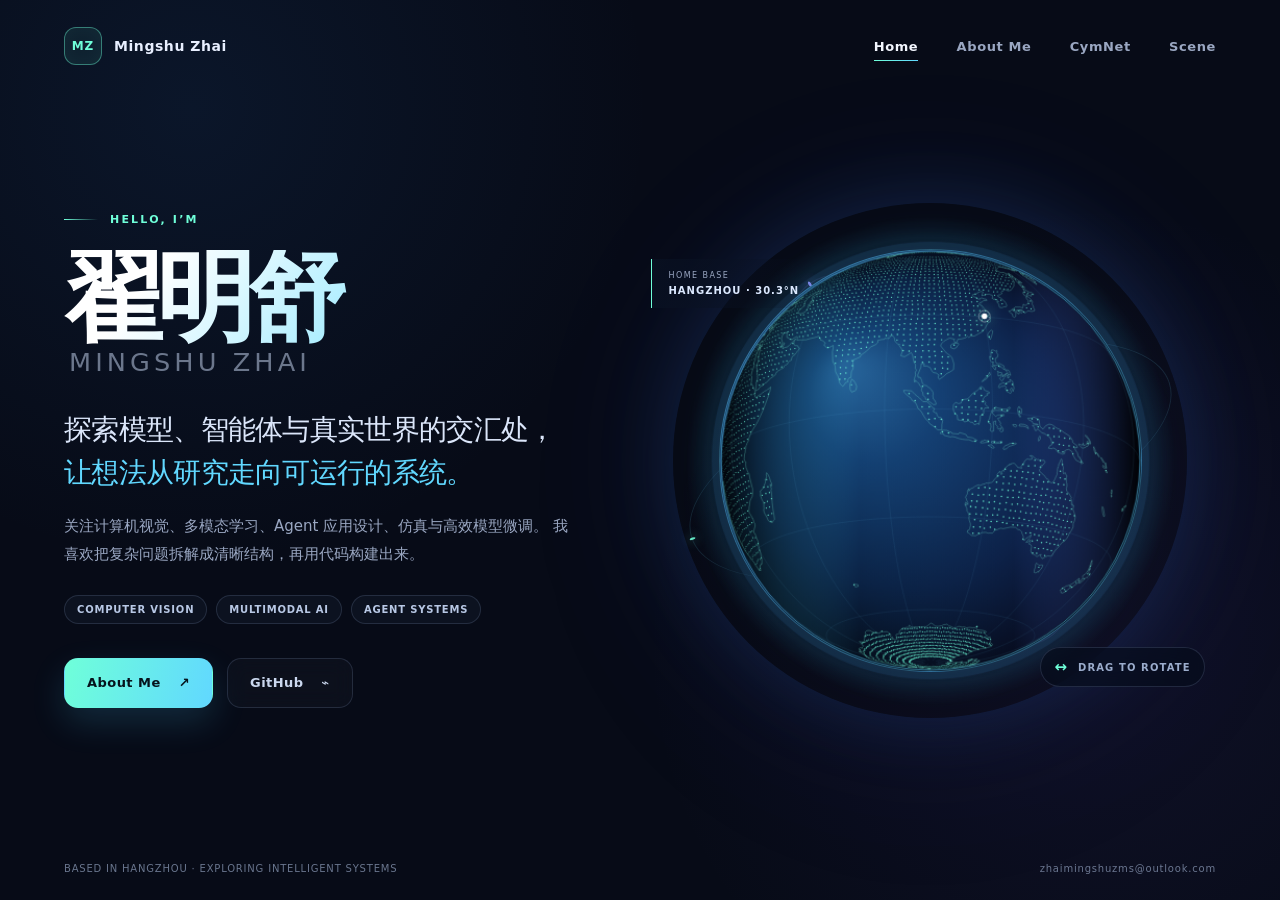
<file: index.html>
<!DOCTYPE html>
<html lang="zh-CN">
<head>
    <meta charset="UTF-8">
    <meta name="viewport" content="width=device-width, initial-scale=1.0">
    <meta name="description" content="翟明舒的个人主页，关注计算机视觉、多模态学习、智能体应用与 AI 系统。">
    <meta name="theme-color" content="#070b17">
    <title>翟明舒 · Mingshu Zhai</title>
    <link rel="stylesheet" href="/assets/site.css">
    <script src="/assets/land-data.js" defer></script>
    <script src="/assets/globe.js" defer></script>
</head>
<body class="home-page">
    <div class="ambient ambient-one" aria-hidden="true"></div>
    <div class="ambient ambient-two" aria-hidden="true"></div>

    <header class="site-header">
        <a class="brand" href="/" aria-label="回到首页">
            <span class="brand-mark">MZ</span>
            <span class="brand-name">Mingshu Zhai</span>
        </a>
        <nav class="site-nav" aria-label="主导航">
            <a class="active" href="/">Home</a>
            <a href="/about/">About Me</a>
            <a href="/CymNet/homepage.html" target="_blank" rel="noopener">CymNet</a>
            <a href="/browser/base.html" target="_blank" rel="noopener">Scene</a>
        </nav>
    </header>

    <main class="home-main">
        <section class="hero-copy" aria-labelledby="hero-title">
            <p class="eyebrow"><span></span>Hello, I’m</p>
            <h1 id="hero-title">
                <span class="name-cn">翟明舒</span>
                <span class="name-en">Mingshu Zhai</span>
            </h1>
            <p class="hero-lead">
                探索模型、智能体与真实世界的交汇处，
                <span>让想法从研究走向可运行的系统。</span>
            </p>
            <p class="hero-description">
                关注计算机视觉、多模态学习、Agent 应用设计、仿真与高效模型微调。
                我喜欢把复杂问题拆解成清晰结构，再用代码构建出来。
            </p>
            <div class="topic-row" aria-label="研究兴趣">
                <span>Computer Vision</span>
                <span>Multimodal AI</span>
                <span>Agent Systems</span>
            </div>
            <div class="hero-actions">
                <a class="button button-primary" href="/about/">
                    About Me
                    <span aria-hidden="true">↗</span>
                </a>
                <a class="button button-secondary" href="https://github.com/zhaimingshuzms" target="_blank" rel="noopener">
                    GitHub
                    <span aria-hidden="true">⌁</span>
                </a>
            </div>
        </section>

        <section class="globe-stage" aria-label="交互式三维地球">
            <div class="globe-orbit orbit-one" aria-hidden="true"></div>
            <div class="globe-orbit orbit-two" aria-hidden="true"></div>
            <div class="globe-shell">
                <canvas
                    id="globe"
                    class="globe-canvas"
                    tabindex="0"
                    role="img"
                    aria-label="可拖动旋转的三维地球。使用鼠标或触摸拖动，也可使用方向键旋转。"
                ></canvas>
                <div class="globe-fallback" aria-hidden="true"></div>
            </div>
            <div class="globe-hint">
                <span class="drag-icon" aria-hidden="true">↔</span>
                Drag to rotate
            </div>
            <div class="coordinate-card" aria-hidden="true">
                <span>HOME BASE</span>
                <strong>HANGZHOU · 30.3°N</strong>
            </div>
        </section>
    </main>

    <footer class="home-footer">
        <p>Based in Hangzhou · Exploring intelligent systems</p>
        <a href="mailto:zhaimingshuzms@outlook.com">zhaimingshuzms@outlook.com</a>
    </footer>
</body>
</html>
</file>
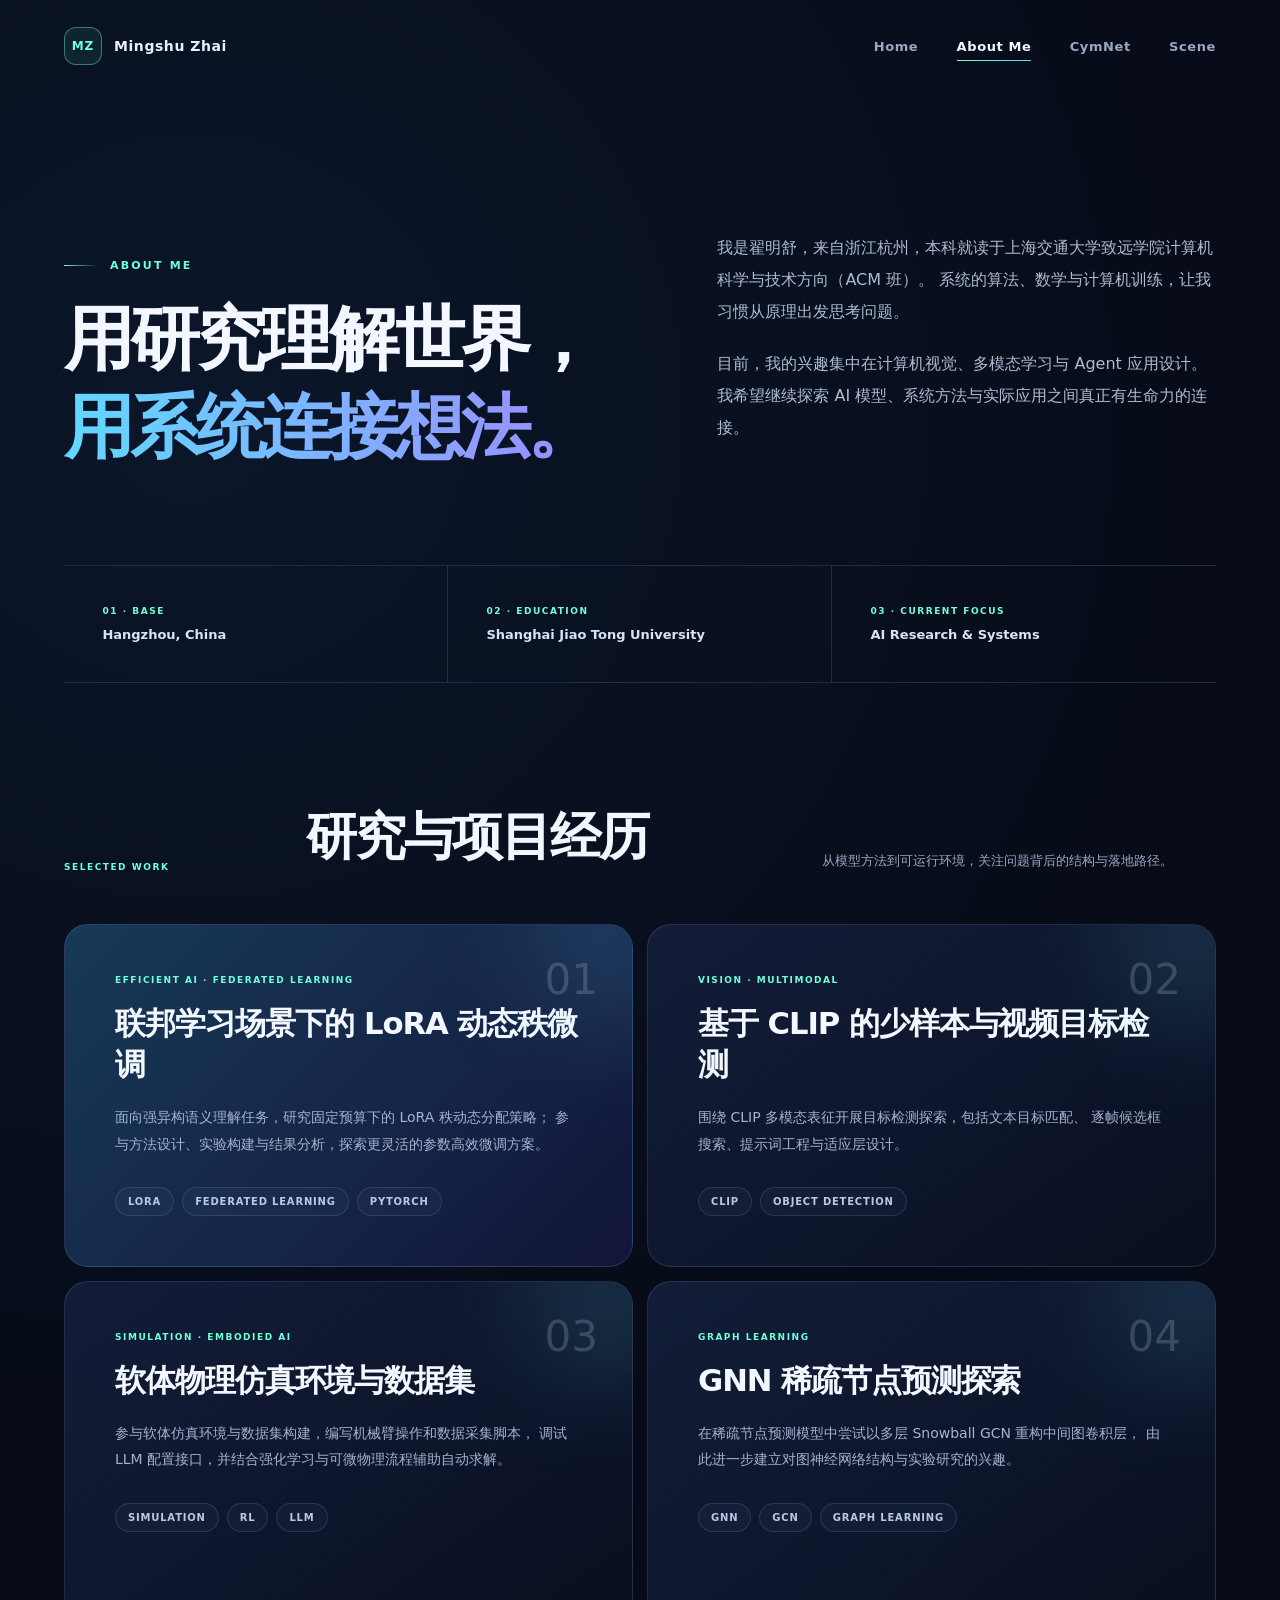
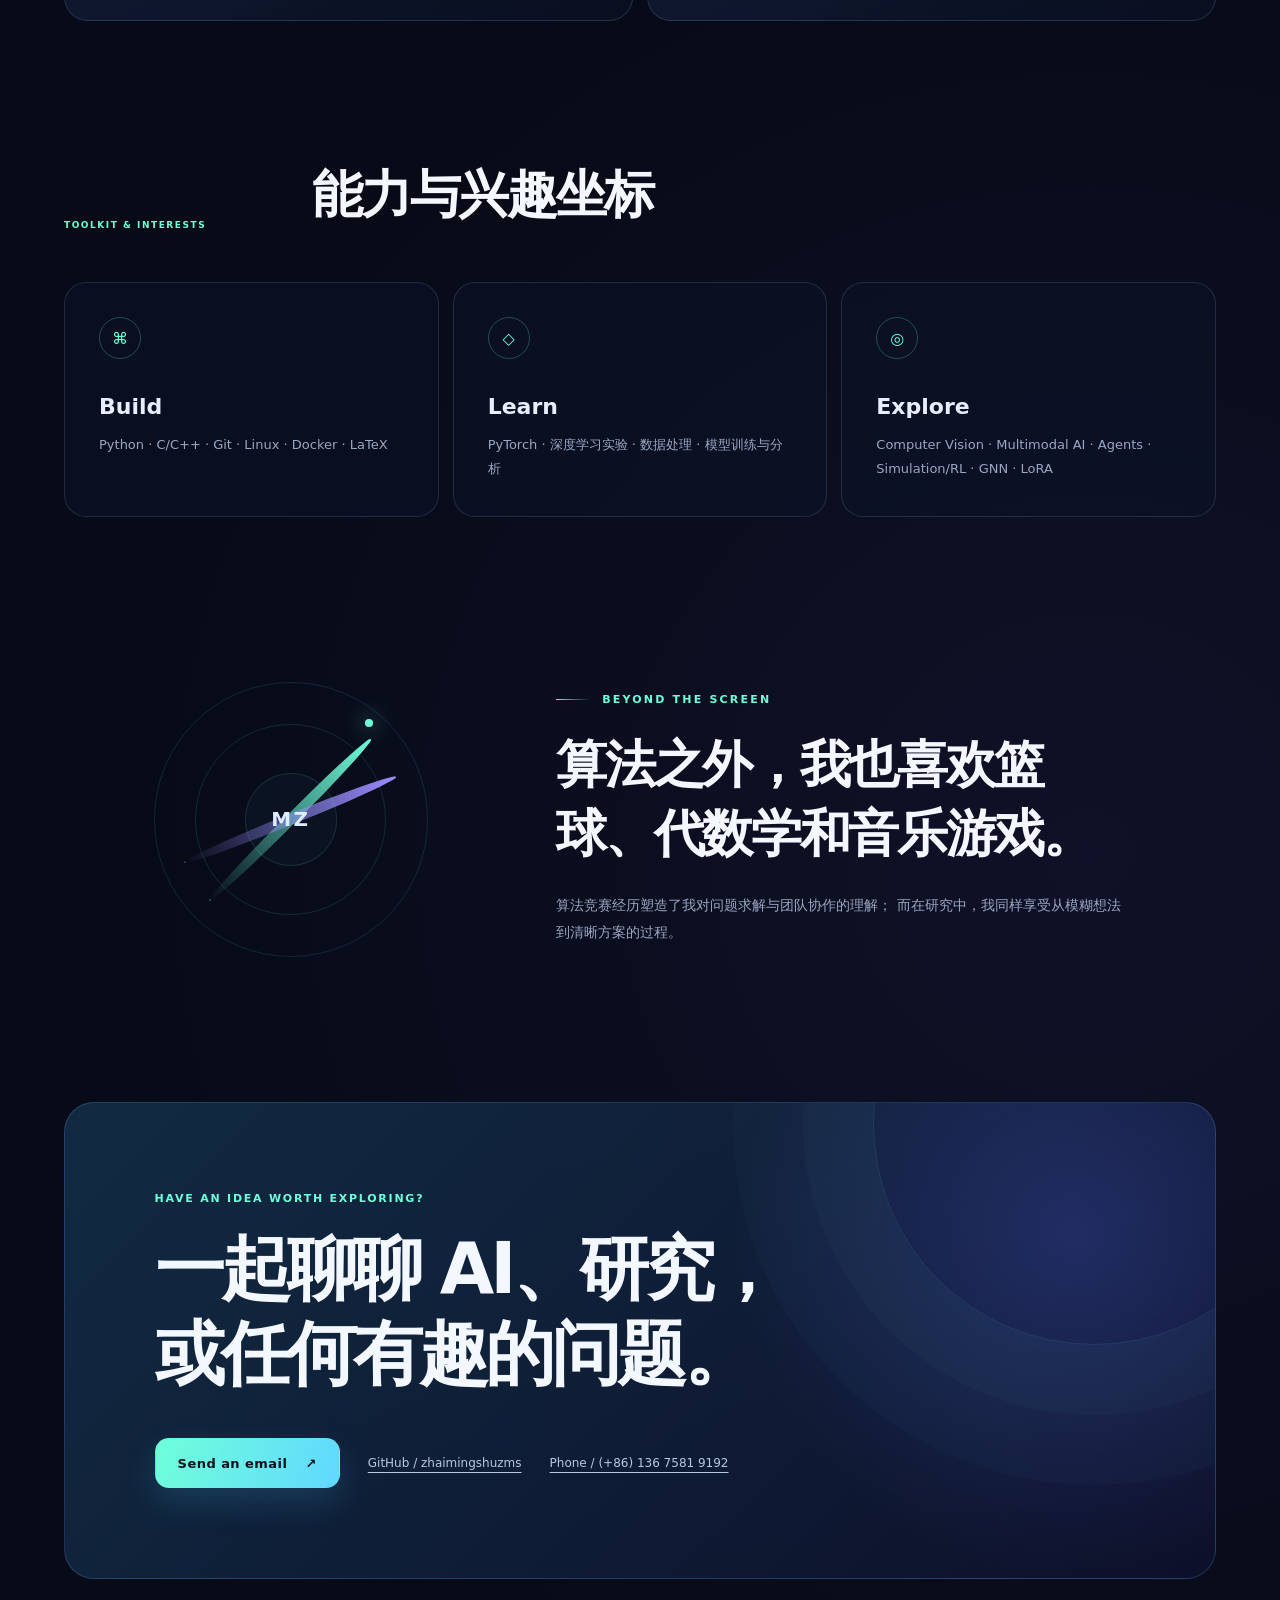
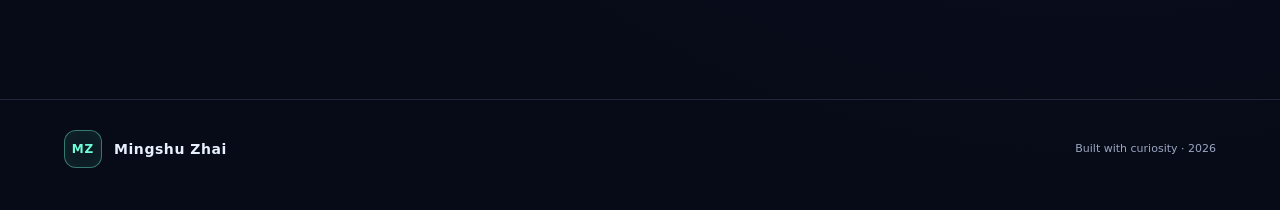
<file: about/index.html>
<!DOCTYPE html>
<html lang="zh-CN">
<head>
    <meta charset="UTF-8">
    <meta name="viewport" content="width=device-width, initial-scale=1.0">
    <meta name="description" content="关于翟明舒：教育背景、研究兴趣、项目经历与技术能力。">
    <meta name="theme-color" content="#070b17">
    <title>About Me · 翟明舒</title>
    <link rel="stylesheet" href="/assets/site.css">
</head>
<body class="about-page">
    <div class="ambient ambient-one" aria-hidden="true"></div>
    <div class="ambient ambient-three" aria-hidden="true"></div>

    <header class="site-header">
        <a class="brand" href="/" aria-label="回到首页">
            <span class="brand-mark">MZ</span>
            <span class="brand-name">Mingshu Zhai</span>
        </a>
        <nav class="site-nav" aria-label="主导航">
            <a href="/">Home</a>
            <a class="active" href="/about/">About Me</a>
            <a href="/CymNet/homepage.html" target="_blank" rel="noopener">CymNet</a>
            <a href="/browser/base.html" target="_blank" rel="noopener">Scene</a>
        </nav>
    </header>

    <main class="about-main">
        <section class="about-hero">
            <div>
                <p class="eyebrow"><span></span>About me</p>
                <h1>用研究理解世界，<br><em>用系统连接想法。</em></h1>
            </div>
            <div class="about-intro">
                <p>
                    我是翟明舒，来自浙江杭州，本科就读于上海交通大学致远学院计算机科学与技术方向（ACM 班）。
                    系统的算法、数学与计算机训练，让我习惯从原理出发思考问题。
                </p>
                <p>
                    目前，我的兴趣集中在计算机视觉、多模态学习与 Agent 应用设计。
                    我希望继续探索 AI 模型、系统方法与实际应用之间真正有生命力的连接。
                </p>
            </div>
        </section>

        <section class="signal-strip" aria-label="个人概览">
            <div>
                <span>01 · BASE</span>
                <strong>Hangzhou, China</strong>
            </div>
            <div>
                <span>02 · EDUCATION</span>
                <strong>Shanghai Jiao Tong University</strong>
            </div>
            <div>
                <span>03 · CURRENT FOCUS</span>
                <strong>AI Research & Systems</strong>
            </div>
        </section>

        <section class="content-section" aria-labelledby="project-title">
            <div class="section-heading">
                <p>Selected work</p>
                <h2 id="project-title">研究与项目经历</h2>
                <span>从模型方法到可运行环境，关注问题背后的结构与落地路径。</span>
            </div>
            <div class="project-grid">
                <article class="project-card project-featured">
                    <div class="project-number">01</div>
                    <p class="project-kicker">Efficient AI · Federated Learning</p>
                    <h3>联邦学习场景下的 LoRA 动态秩微调</h3>
                    <p>
                        面向强异构语义理解任务，研究固定预算下的 LoRA 秩动态分配策略；
                        参与方法设计、实验构建与结果分析，探索更灵活的参数高效微调方案。
                    </p>
                    <div class="card-tags">
                        <span>LoRA</span><span>Federated Learning</span><span>PyTorch</span>
                    </div>
                </article>

                <article class="project-card">
                    <div class="project-number">02</div>
                    <p class="project-kicker">Vision · Multimodal</p>
                    <h3>基于 CLIP 的少样本与视频目标检测</h3>
                    <p>
                        围绕 CLIP 多模态表征开展目标检测探索，包括文本目标匹配、
                        逐帧候选框搜索、提示词工程与适应层设计。
                    </p>
                    <div class="card-tags">
                        <span>CLIP</span><span>Object Detection</span>
                    </div>
                </article>

                <article class="project-card">
                    <div class="project-number">03</div>
                    <p class="project-kicker">Simulation · Embodied AI</p>
                    <h3>软体物理仿真环境与数据集</h3>
                    <p>
                        参与软体仿真环境与数据集构建，编写机械臂操作和数据采集脚本，
                        调试 LLM 配置接口，并结合强化学习与可微物理流程辅助自动求解。
                    </p>
                    <div class="card-tags">
                        <span>Simulation</span><span>RL</span><span>LLM</span>
                    </div>
                </article>

                <article class="project-card">
                    <div class="project-number">04</div>
                    <p class="project-kicker">Graph Learning</p>
                    <h3>GNN 稀疏节点预测探索</h3>
                    <p>
                        在稀疏节点预测模型中尝试以多层 Snowball GCN 重构中间图卷积层，
                        由此进一步建立对图神经网络结构与实验研究的兴趣。
                    </p>
                    <div class="card-tags">
                        <span>GNN</span><span>GCN</span><span>Graph Learning</span>
                    </div>
                </article>
            </div>
        </section>

        <section class="content-section toolkit-section" aria-labelledby="toolkit-title">
            <div class="section-heading">
                <p>Toolkit & interests</p>
                <h2 id="toolkit-title">能力与兴趣坐标</h2>
            </div>
            <div class="toolkit-grid">
                <article>
                    <span class="toolkit-icon" aria-hidden="true">⌘</span>
                    <h3>Build</h3>
                    <p>Python · C/C++ · Git · Linux · Docker · LaTeX</p>
                </article>
                <article>
                    <span class="toolkit-icon" aria-hidden="true">◇</span>
                    <h3>Learn</h3>
                    <p>PyTorch · 深度学习实验 · 数据处理 · 模型训练与分析</p>
                </article>
                <article>
                    <span class="toolkit-icon" aria-hidden="true">◎</span>
                    <h3>Explore</h3>
                    <p>Computer Vision · Multimodal AI · Agents · Simulation/RL · GNN · LoRA</p>
                </article>
            </div>
        </section>

        <section class="offscreen-section">
            <div class="orbit-emblem" aria-hidden="true">
                <span></span><span></span><span></span>
                <strong>MZ</strong>
            </div>
            <div>
                <p class="eyebrow"><span></span>Beyond the screen</p>
                <h2>算法之外，我也喜欢篮球、代数学和音乐游戏。</h2>
                <p>
                    算法竞赛经历塑造了我对问题求解与团队协作的理解；
                    而在研究中，我同样享受从模糊想法到清晰方案的过程。
                </p>
            </div>
        </section>

        <section class="contact-panel">
            <p>Have an idea worth exploring?</p>
            <h2>一起聊聊 AI、研究，<br>或任何有趣的问题。</h2>
            <div>
                <a class="button button-primary" href="mailto:zhaimingshuzms@outlook.com">
                    Send an email <span aria-hidden="true">↗</span>
                </a>
                <a class="text-link" href="https://github.com/zhaimingshuzms" target="_blank" rel="noopener">
                    GitHub / zhaimingshuzms
                </a>
                <a class="text-link" href="tel:+8613675819192">
                    Phone / (+86) 136 7581 9192
                </a>
            </div>
        </section>
    </main>

    <footer class="about-footer">
        <a class="brand" href="/">
            <span class="brand-mark">MZ</span>
            <span class="brand-name">Mingshu Zhai</span>
        </a>
        <p>Built with curiosity · <span id="year">2026</span></p>
    </footer>

    <script>
        document.getElementById('year').textContent = new Date().getFullYear();
    </script>
</body>
</html>
</file>
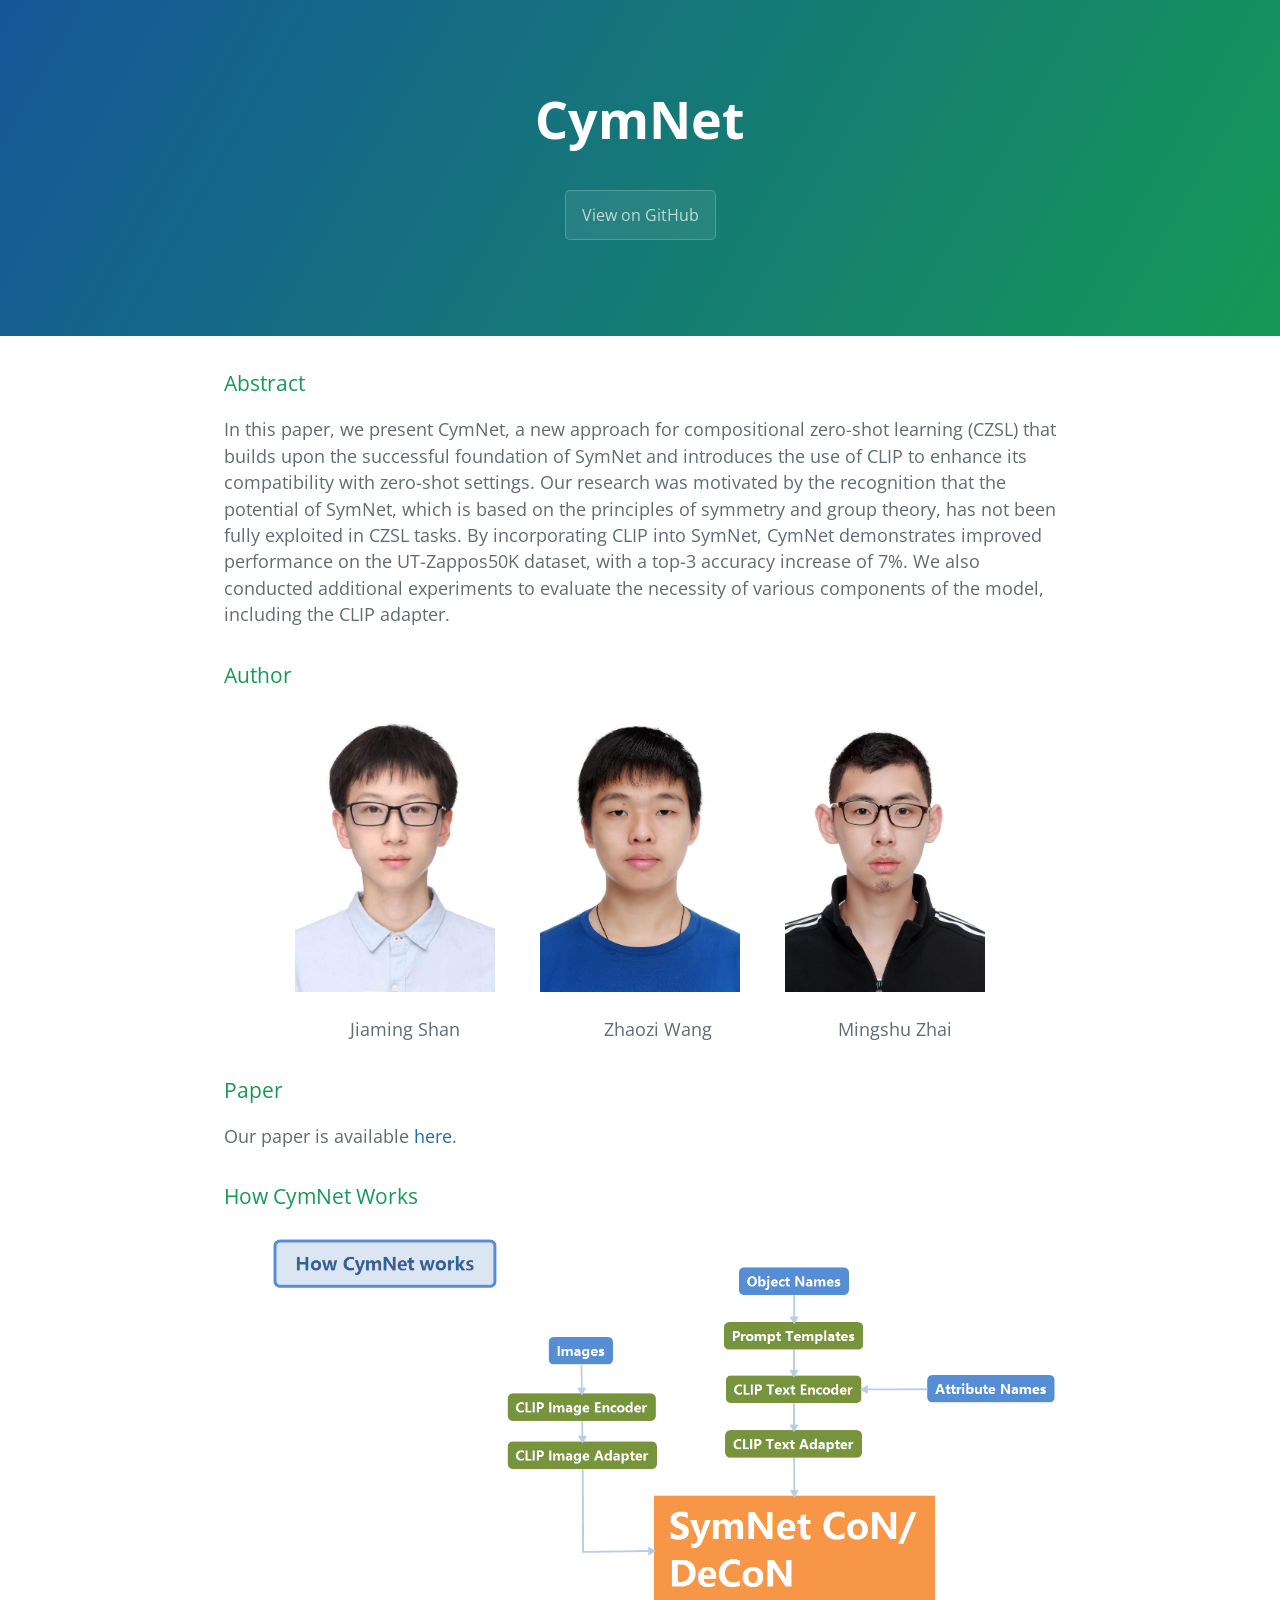
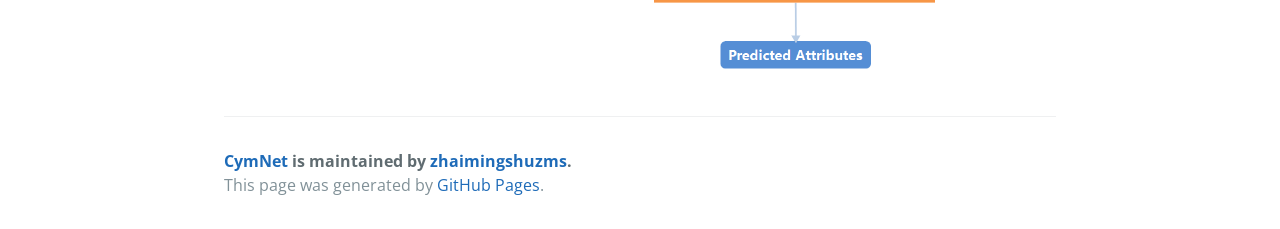
<file: CymNet/homepage.html>
<!DOCTYPE html>
<html lang="en-US">
  <head>
    <meta charset="UTF-8">

<!-- Begin Jekyll SEO tag v2.6.1 -->
<title>Abstract | CymNet</title>
<meta name="generator" content="Jekyll v3.8.5" />
<meta property="og:title" content="Abstract" />
<meta property="og:locale" content="en_US" />
<link rel="canonical" href="https://zhaimingshuzms.github.io/CymNet/" />
<meta property="og:url" content="https://zhaimingshuzms.github.io/CymNet/" />
<meta property="og:site_name" content="CymNet" />
<script type="application/ld+json">
{"@type":"WebSite","url":"https://zhaimingshuzms.github.io/CymNet/","headline":"Abstract","name":"CymNet","@context":"https://schema.org"}</script>
<!-- End Jekyll SEO tag -->

    <meta name="viewport" content="width=device-width, initial-scale=1">
    <meta name="theme-color" content="#157878">
    <link rel="stylesheet" href="/CymNet/assets/css/style.css?v=5a9586a7faaedd7c7a00f0c0878fef71d949a19f">
  </head>
  <body>
    <section class="page-header">
      <h1 class="project-name">CymNet</h1>
      <h2 class="project-tagline"></h2>
      <a href="https://github.com/zhaimingshuzms/Symnet/tree/master" class="btn">View on GitHub</a>
      
    </section>

    <section class="main-content">
      <h3 id="abstract">Abstract</h3>
<p>In this paper, we present CymNet, a new approach for compositional zero-shot learning (CZSL) that builds upon the successful foundation of SymNet and introduces the use of CLIP to enhance its compatibility with zero-shot settings. Our research was motivated by the recognition that the potential of SymNet, which is based on the principles of symmetry and group theory, has not been fully exploited in CZSL tasks. By incorporating CLIP into SymNet, CymNet demonstrates improved performance on the UT-Zappos50K dataset, with a top-3 accuracy increase of 7%. We also conducted additional experiments to evaluate the necessity of various components of the model, including the CLIP adapter.</p>

<h3 id="author">Author</h3>

<center class="half">
    <img style="margin: 0px 20px;" src="sjm.jpg" width="200" />
    <img style="margin: 0px 20px;" src="wzz.jpg" width="200" />
    <img style="margin: 0px 20px;" src="zms.jpg" width="200" />
</center>
<p>　　　　　　　Jiaming Shan　　　　　　　　Zhaozi Wang　　　　　　　Mingshu Zhai</p>

<h3 id="paper">Paper</h3>
<p>Our paper is available <a href="https://github.com/zhaimingshuzms/zhaimingshuzms.github.io/blob/main/CymNet/CymNet.pdf">here</a>.</p>
<h3 id="how-cymnet-works">How CymNet Works</h3>
<p><img style="margin: 0px 40px;" src="How CymNet works.png" width="800" /></p>



      <footer class="site-footer">
        
          <span class="site-footer-owner"><a href="https://github.com/zhaimingshuzms/CymNet">CymNet</a> is maintained by <a href="https://github.com/zhaimingshuzms">zhaimingshuzms</a>.</span>
        
        <span class="site-footer-credits">This page was generated by <a href="https://pages.github.com">GitHub Pages</a>.</span>
      </footer>
    </section>

    
  </body>
</html>
</file>
<file: assets/site.css>
:root {
    --bg: #070b17;
    --bg-soft: #0d1327;
    --panel: rgba(14, 22, 43, 0.66);
    --panel-strong: rgba(16, 25, 48, 0.88);
    --line: rgba(159, 185, 233, 0.16);
    --text: #f3f7ff;
    --muted: #9aa7c2;
    --blue: #61d8ff;
    --cyan: #6fffd9;
    --violet: #9b8cff;
    --header-height: 92px;
    --page-pad: clamp(24px, 5vw, 82px);
}

* {
    box-sizing: border-box;
}

html {
    scroll-behavior: smooth;
    background: var(--bg);
}

body {
    margin: 0;
    min-height: 100vh;
    overflow-x: hidden;
    color: var(--text);
    background:
        radial-gradient(circle at 15% 12%, rgba(37, 97, 170, 0.13), transparent 34%),
        radial-gradient(circle at 85% 72%, rgba(94, 70, 190, 0.1), transparent 35%),
        var(--bg);
    font-family: Inter, "SF Pro Display", "Noto Sans SC", "Microsoft YaHei", system-ui, sans-serif;
    -webkit-font-smoothing: antialiased;
}

body::before {
    position: fixed;
    inset: 0;
    z-index: -2;
    pointer-events: none;
    content: "";
    opacity: 0.28;
    background-image:
        radial-gradient(circle at 18% 34%, rgba(255,255,255,.75) 0 1px, transparent 1.2px),
        radial-gradient(circle at 72% 20%, rgba(113,221,255,.85) 0 1px, transparent 1.2px),
        radial-gradient(circle at 88% 62%, rgba(255,255,255,.65) 0 1px, transparent 1.2px),
        radial-gradient(circle at 45% 86%, rgba(159,140,255,.75) 0 1px, transparent 1.2px);
    background-size: 240px 240px, 310px 310px, 270px 270px, 360px 360px;
}

a {
    color: inherit;
}

::selection {
    color: #061019;
    background: var(--cyan);
}

.ambient {
    position: fixed;
    z-index: -1;
    width: 40vw;
    height: 40vw;
    border-radius: 999px;
    filter: blur(90px);
    pointer-events: none;
    opacity: 0.13;
}

.ambient-one {
    top: -22vw;
    right: -9vw;
    background: #3766ff;
}

.ambient-two {
    bottom: -24vw;
    left: 20vw;
    background: #7c4dff;
}

.ambient-three {
    top: 42vh;
    left: -25vw;
    background: #00cfa8;
}

.site-header {
    position: relative;
    z-index: 20;
    display: flex;
    min-height: var(--header-height);
    align-items: center;
    justify-content: space-between;
    gap: 28px;
    padding: 20px var(--page-pad);
}

.brand {
    display: inline-flex;
    align-items: center;
    gap: 12px;
    text-decoration: none;
}

.brand-mark {
    display: grid;
    width: 38px;
    height: 38px;
    place-items: center;
    border: 1px solid rgba(111, 255, 217, 0.42);
    border-radius: 12px;
    color: var(--cyan);
    background: rgba(111, 255, 217, 0.06);
    box-shadow: inset 0 0 22px rgba(111, 255, 217, 0.05);
    font-size: 12px;
    font-weight: 800;
    letter-spacing: .08em;
}

.brand-name {
    color: #e8efff;
    font-size: 14px;
    font-weight: 640;
    letter-spacing: .04em;
}

.site-nav {
    display: flex;
    align-items: center;
    gap: clamp(18px, 3vw, 42px);
}

.site-nav a {
    position: relative;
    padding: 10px 0;
    color: var(--muted);
    text-decoration: none;
    font-size: 13px;
    font-weight: 560;
    letter-spacing: .045em;
    transition: color .25s ease;
}

.site-nav a::after {
    position: absolute;
    right: 0;
    bottom: 3px;
    left: 0;
    height: 1px;
    content: "";
    background: linear-gradient(90deg, var(--cyan), var(--blue));
    transform: scaleX(0);
    transform-origin: right;
    transition: transform .25s ease;
}

.site-nav a:hover,
.site-nav a:focus-visible,
.site-nav a.active {
    color: var(--text);
}

.site-nav a:hover::after,
.site-nav a:focus-visible::after,
.site-nav a.active::after {
    transform: scaleX(1);
    transform-origin: left;
}

.home-page {
    display: flex;
    min-height: 100svh;
    flex-direction: column;
}

.home-main {
    display: grid;
    width: 100%;
    max-width: 1600px;
    flex: 1;
    grid-template-columns: minmax(0, 0.95fr) minmax(410px, 1.05fr);
    align-items: center;
    gap: clamp(28px, 5vw, 90px);
    margin: 0 auto;
    padding: 22px var(--page-pad) 38px;
}

.hero-copy {
    position: relative;
    z-index: 3;
    max-width: 720px;
    animation: rise-in .9s cubic-bezier(.2,.75,.2,1) both;
}

.eyebrow {
    display: flex;
    align-items: center;
    gap: 12px;
    margin: 0 0 24px;
    color: var(--cyan);
    font-size: 11px;
    font-weight: 760;
    letter-spacing: .2em;
    text-transform: uppercase;
}

.eyebrow > span {
    width: 34px;
    height: 1px;
    background: linear-gradient(90deg, var(--cyan), transparent);
}

.hero-copy h1 {
    display: flex;
    flex-direction: column;
    gap: 5px;
    margin: 0;
    line-height: .96;
}

.name-cn {
    font-size: clamp(60px, 7.7vw, 118px);
    font-weight: 760;
    letter-spacing: -.07em;
    background: linear-gradient(128deg, #ffffff 18%, #aeeeff 56%, #9b8cff 96%);
    -webkit-background-clip: text;
    background-clip: text;
    color: transparent;
}

.name-en {
    margin-left: 5px;
    color: rgba(197, 211, 238, .53);
    font-size: clamp(18px, 2vw, 29px);
    font-weight: 530;
    letter-spacing: .16em;
    text-transform: uppercase;
}

.hero-lead {
    max-width: 620px;
    margin: 34px 0 0;
    color: #dbe6fa;
    font-size: clamp(21px, 2.15vw, 32px);
    font-weight: 530;
    line-height: 1.55;
    letter-spacing: -.025em;
}

.hero-lead span {
    color: var(--blue);
}

.hero-description {
    max-width: 600px;
    margin: 18px 0 0;
    color: var(--muted);
    font-size: 15px;
    line-height: 1.9;
}

.topic-row {
    display: flex;
    flex-wrap: wrap;
    gap: 9px;
    margin-top: 26px;
}

.topic-row span,
.card-tags span {
    padding: 8px 12px;
    border: 1px solid var(--line);
    border-radius: 999px;
    color: #b8c8e5;
    background: rgba(145, 177, 232, .045);
    font-size: 10px;
    font-weight: 650;
    letter-spacing: .08em;
    text-transform: uppercase;
}

.hero-actions {
    display: flex;
    flex-wrap: wrap;
    gap: 14px;
    margin-top: 34px;
}

.button {
    display: inline-flex;
    min-height: 50px;
    align-items: center;
    justify-content: center;
    gap: 18px;
    padding: 0 22px;
    border: 1px solid transparent;
    border-radius: 14px;
    text-decoration: none;
    font-size: 13px;
    font-weight: 700;
    letter-spacing: .035em;
    transition: transform .25s ease, border-color .25s ease, box-shadow .25s ease, background .25s ease;
}

.button:hover,
.button:focus-visible {
    transform: translateY(-3px);
}

.button-primary {
    color: #06131c;
    background: linear-gradient(105deg, var(--cyan), var(--blue));
    box-shadow: 0 14px 34px rgba(74, 206, 255, .16);
}

.button-primary:hover,
.button-primary:focus-visible {
    box-shadow: 0 18px 42px rgba(74, 206, 255, .26);
}

.button-secondary {
    border-color: var(--line);
    color: #cbd8ef;
    background: rgba(255, 255, 255, .025);
    backdrop-filter: blur(10px);
}

.button-secondary:hover,
.button-secondary:focus-visible {
    border-color: rgba(111, 255, 217, .42);
    background: rgba(111, 255, 217, .055);
}

.globe-stage {
    position: relative;
    display: grid;
    min-height: min(650px, 70vh);
    place-items: center;
    animation: globe-in 1.15s .08s cubic-bezier(.2,.75,.2,1) both;
}

.globe-shell {
    position: relative;
    z-index: 2;
    width: min(100%, 620px);
    aspect-ratio: 1;
    border-radius: 50%;
    filter: drop-shadow(0 35px 55px rgba(0,0,0,.34));
}

.globe-shell::after {
    position: absolute;
    inset: 5%;
    z-index: -2;
    border-radius: 50%;
    content: "";
    box-shadow:
        0 0 80px rgba(60, 155, 255, .16),
        0 0 160px rgba(92, 87, 255, .1);
}

.globe-canvas {
    position: absolute;
    z-index: 2;
    inset: 0;
    width: 100%;
    height: 100%;
    border-radius: 50%;
    cursor: grab;
    touch-action: none;
    outline: none;
}

.globe-canvas:active {
    cursor: grabbing;
}

.globe-canvas:focus-visible {
    box-shadow: 0 0 0 2px var(--cyan), 0 0 45px rgba(111, 255, 217, .22);
}

.globe-fallback {
    position: absolute;
    inset: 13%;
    border: 1px solid rgba(103, 224, 255, .3);
    border-radius: 50%;
    background:
        radial-gradient(circle at 33% 28%, rgba(165, 247, 255, .26), transparent 10%),
        radial-gradient(circle at 66% 70%, rgba(88, 88, 205, .32), transparent 32%),
        radial-gradient(circle at 32% 32%, #244f7f, #0b1b38 58%, #050815 75%);
    box-shadow: inset -38px -28px 72px rgba(0,0,0,.65), 0 0 42px rgba(63, 182, 255, .15);
}

.globe-orbit {
    position: absolute;
    z-index: 1;
    width: 88%;
    aspect-ratio: 1;
    border: 1px solid rgba(113, 216, 255, .14);
    border-radius: 50%;
    pointer-events: none;
}

.globe-orbit::after {
    position: absolute;
    top: 50%;
    left: -3px;
    width: 6px;
    height: 6px;
    border-radius: 50%;
    content: "";
    background: var(--cyan);
    box-shadow: 0 0 18px var(--cyan);
}

.orbit-one {
    transform: rotate(-18deg) scaleY(.38);
    animation: orbit-pulse 5s ease-in-out infinite;
}

.orbit-two {
    width: 75%;
    border-color: rgba(157, 140, 255, .13);
    transform: rotate(56deg) scaleY(.46);
    animation: orbit-pulse 6.5s 1s ease-in-out infinite reverse;
}

.orbit-two::after {
    background: var(--violet);
    box-shadow: 0 0 18px var(--violet);
}

.globe-hint {
    position: absolute;
    z-index: 4;
    right: 2%;
    bottom: 14%;
    display: flex;
    align-items: center;
    gap: 10px;
    padding: 10px 13px;
    border: 1px solid var(--line);
    border-radius: 999px;
    color: #9baccc;
    background: rgba(6, 12, 26, .62);
    backdrop-filter: blur(14px);
    font-size: 10px;
    font-weight: 650;
    letter-spacing: .11em;
    text-transform: uppercase;
}

.drag-icon {
    color: var(--cyan);
    font-size: 15px;
}

.coordinate-card {
    position: absolute;
    z-index: 4;
    top: 18%;
    left: 1%;
    display: flex;
    flex-direction: column;
    gap: 5px;
    padding: 12px 15px 12px 17px;
    border-left: 1px solid var(--cyan);
    color: var(--muted);
    background: linear-gradient(90deg, rgba(9,17,34,.8), transparent);
    font-size: 8px;
    letter-spacing: .18em;
}

.coordinate-card strong {
    color: #dce9ff;
    font-size: 10px;
    letter-spacing: .1em;
}

.home-footer {
    display: flex;
    align-items: center;
    justify-content: space-between;
    gap: 20px;
    padding: 18px var(--page-pad) 26px;
    color: rgba(157, 173, 203, .66);
    font-size: 10px;
    letter-spacing: .08em;
    text-transform: uppercase;
}

.home-footer p {
    margin: 0;
}

.home-footer a {
    text-decoration: none;
    text-transform: none;
    transition: color .2s ease;
}

.home-footer a:hover {
    color: var(--cyan);
}

.about-main {
    width: min(1380px, calc(100% - 2 * var(--page-pad)));
    margin: 0 auto;
    padding: 70px 0 120px;
}

.about-hero {
    display: grid;
    grid-template-columns: 1.05fr .95fr;
    align-items: end;
    gap: clamp(40px, 8vw, 130px);
    padding: 70px 0 94px;
}

.about-hero h1 {
    margin: 0;
    color: #f4f7ff;
    font-size: clamp(46px, 5.5vw, 82px);
    font-weight: 720;
    line-height: 1.24;
    letter-spacing: -.055em;
}

.about-hero h1 em {
    color: transparent;
    background: linear-gradient(90deg, var(--blue), var(--violet));
    -webkit-background-clip: text;
    background-clip: text;
    font-style: normal;
}

.about-intro {
    padding-bottom: 7px;
}

.about-intro p {
    margin: 0 0 20px;
    color: #aebbd4;
    font-size: 16px;
    line-height: 2;
}

.signal-strip {
    display: grid;
    grid-template-columns: repeat(3, 1fr);
    border: 1px solid var(--line);
    border-right: 0;
    border-left: 0;
}

.signal-strip > div {
    display: flex;
    min-height: 116px;
    flex-direction: column;
    justify-content: center;
    gap: 11px;
    padding: 24px clamp(16px, 3vw, 42px);
    border-right: 1px solid var(--line);
}

.signal-strip > div:last-child {
    border-right: 0;
}

.signal-strip span,
.section-heading > p,
.project-kicker {
    margin: 0;
    color: var(--cyan);
    font-size: 9px;
    font-weight: 700;
    letter-spacing: .17em;
    text-transform: uppercase;
}

.signal-strip strong {
    color: #d8e3f7;
    font-size: 13px;
    font-weight: 560;
}

.content-section {
    padding: 120px 0 20px;
}

.section-heading {
    display: grid;
    grid-template-columns: minmax(140px, .35fr) minmax(320px, .8fr) minmax(240px, .65fr);
    align-items: end;
    gap: 30px;
    margin-bottom: 52px;
}

.section-heading h2 {
    margin: 0;
    font-size: clamp(34px, 4vw, 58px);
    font-weight: 690;
    letter-spacing: -.045em;
}

.section-heading > span {
    color: var(--muted);
    font-size: 13px;
    line-height: 1.8;
}

.project-grid {
    display: grid;
    grid-template-columns: repeat(2, minmax(0, 1fr));
    gap: 14px;
}

.project-card {
    position: relative;
    min-height: 340px;
    overflow: hidden;
    padding: clamp(28px, 4vw, 50px);
    border: 1px solid var(--line);
    border-radius: 24px;
    background:
        linear-gradient(145deg, rgba(24,37,70,.62), rgba(9,15,31,.82)),
        var(--panel);
    transition: transform .35s ease, border-color .35s ease, background .35s ease;
}

.project-card::before {
    position: absolute;
    top: -80px;
    right: -80px;
    width: 190px;
    height: 190px;
    border-radius: 50%;
    content: "";
    background: rgba(97, 216, 255, .12);
    filter: blur(50px);
    transition: opacity .35s ease, transform .35s ease;
}

.project-card:hover {
    z-index: 2;
    border-color: rgba(97, 216, 255, .34);
    background:
        linear-gradient(145deg, rgba(27,44,83,.76), rgba(9,15,31,.9)),
        var(--panel);
    transform: translateY(-7px);
}

.project-card:hover::before {
    transform: scale(1.3);
}

.project-featured {
    background:
        linear-gradient(135deg, rgba(30,72,107,.72), rgba(20,22,64,.82)),
        var(--panel);
}

.project-number {
    position: absolute;
    top: 30px;
    right: 34px;
    color: rgba(190, 208, 238, .22);
    font-size: 42px;
    font-weight: 220;
}

.project-card h3 {
    max-width: 520px;
    margin: 18px 0 18px;
    font-size: clamp(24px, 2.4vw, 34px);
    font-weight: 650;
    line-height: 1.35;
    letter-spacing: -.035em;
}

.project-card > p:not(.project-kicker) {
    max-width: 590px;
    margin: 0;
    color: #a5b3ce;
    font-size: 14px;
    line-height: 1.9;
}

.card-tags {
    display: flex;
    flex-wrap: wrap;
    gap: 8px;
    margin-top: 30px;
}

.toolkit-section .section-heading {
    grid-template-columns: minmax(140px, .35fr) 1.45fr;
}

.toolkit-grid {
    display: grid;
    grid-template-columns: repeat(3, 1fr);
    gap: 14px;
}

.toolkit-grid article {
    min-height: 235px;
    padding: 34px;
    border: 1px solid var(--line);
    border-radius: 22px;
    background: rgba(13, 21, 42, .52);
}

.toolkit-icon {
    display: grid;
    width: 42px;
    height: 42px;
    place-items: center;
    border: 1px solid rgba(111, 255, 217, .25);
    border-radius: 50%;
    color: var(--cyan);
}

.toolkit-grid h3 {
    margin: 35px 0 14px;
    color: #e7efff;
    font-size: 22px;
}

.toolkit-grid p {
    margin: 0;
    color: var(--muted);
    font-size: 13px;
    line-height: 1.85;
}

.offscreen-section {
    display: grid;
    grid-template-columns: .65fr 1.35fr;
    align-items: center;
    gap: clamp(50px, 10vw, 160px);
    padding: 145px clamp(20px, 7vw, 100px);
}

.offscreen-section h2 {
    max-width: 760px;
    margin: 0;
    font-size: clamp(33px, 4vw, 58px);
    font-weight: 650;
    line-height: 1.35;
    letter-spacing: -.045em;
}

.offscreen-section > div:last-child > p:last-child {
    max-width: 650px;
    margin: 24px 0 0;
    color: var(--muted);
    font-size: 14px;
    line-height: 1.9;
}

.orbit-emblem {
    position: relative;
    display: grid;
    width: min(100%, 300px);
    aspect-ratio: 1;
    place-items: center;
    margin: auto;
    border: 1px solid rgba(97, 216, 255, .13);
    border-radius: 50%;
}

.orbit-emblem::before,
.orbit-emblem::after,
.orbit-emblem span {
    position: absolute;
    border: 1px solid rgba(111, 255, 217, .12);
    border-radius: 50%;
    content: "";
}

.orbit-emblem::before {
    inset: 15%;
}

.orbit-emblem::after {
    inset: 33%;
    background: rgba(97, 216, 255, .035);
}

.orbit-emblem span:nth-child(1) {
    inset: 8% 48%;
    border-color: transparent;
    background: linear-gradient(var(--cyan), transparent);
    transform: rotate(45deg);
}

.orbit-emblem span:nth-child(2) {
    inset: 48% 8%;
    border-color: transparent;
    background: linear-gradient(90deg, transparent, var(--violet));
    transform: rotate(-22deg);
}

.orbit-emblem span:nth-child(3) {
    top: 13%;
    right: 20%;
    width: 8px;
    height: 8px;
    border: 0;
    background: var(--cyan);
    box-shadow: 0 0 22px var(--cyan);
    animation: dot-breathe 2.2s ease-in-out infinite;
}

.orbit-emblem strong {
    z-index: 2;
    color: #ddecff;
    font-size: 20px;
    letter-spacing: .12em;
}

.contact-panel {
    position: relative;
    overflow: hidden;
    padding: clamp(44px, 7vw, 90px);
    border: 1px solid rgba(116, 177, 255, .2);
    border-radius: 30px;
    background:
        radial-gradient(circle at 88% 28%, rgba(90, 109, 255, .24), transparent 32%),
        linear-gradient(135deg, rgba(23, 60, 91, .65), rgba(14, 17, 44, .88));
}

.contact-panel::after {
    position: absolute;
    top: -200px;
    right: -100px;
    width: 440px;
    height: 440px;
    border: 1px solid rgba(111, 255, 217, .11);
    border-radius: 50%;
    content: "";
    box-shadow: 0 0 0 70px rgba(111,255,217,.025), 0 0 0 140px rgba(111,255,217,.018);
}

.contact-panel > * {
    position: relative;
    z-index: 2;
}

.contact-panel > p {
    margin: 0 0 22px;
    color: var(--cyan);
    font-size: 11px;
    font-weight: 700;
    letter-spacing: .16em;
    text-transform: uppercase;
}

.contact-panel h2 {
    max-width: 760px;
    margin: 0;
    font-size: clamp(40px, 5.5vw, 78px);
    font-weight: 680;
    line-height: 1.2;
    letter-spacing: -.055em;
}

.contact-panel > div {
    display: flex;
    align-items: center;
    flex-wrap: wrap;
    gap: 28px;
    margin-top: 42px;
}

.text-link {
    color: #b8c8e3;
    text-underline-offset: 5px;
    font-size: 12px;
}

.about-footer {
    display: flex;
    align-items: center;
    justify-content: space-between;
    gap: 20px;
    padding: 30px var(--page-pad) 42px;
    border-top: 1px solid var(--line);
    color: var(--muted);
    font-size: 11px;
}

@keyframes rise-in {
    from { opacity: 0; transform: translateY(22px); }
    to { opacity: 1; transform: translateY(0); }
}

@keyframes globe-in {
    from { opacity: 0; transform: translateY(22px) scale(.96); }
    to { opacity: 1; transform: translateY(0) scale(1); }
}

@keyframes orbit-pulse {
    0%, 100% { opacity: .45; }
    50% { opacity: .95; }
}

@keyframes dot-breathe {
    0%, 100% { opacity: .45; transform: scale(.7); }
    50% { opacity: 1; transform: scale(1.25); }
}

@media (max-width: 1050px) {
    .home-main {
        grid-template-columns: minmax(0, .9fr) minmax(350px, 1.1fr);
        gap: 10px;
    }

    .globe-stage {
        min-height: 520px;
    }

    .about-hero {
        grid-template-columns: 1fr;
        gap: 48px;
    }

    .section-heading {
        grid-template-columns: .35fr 1.1fr;
    }

    .section-heading > span {
        display: none;
    }
}

@media (max-width: 820px) {
    :root {
        --header-height: 80px;
        --page-pad: 24px;
    }

    .site-header {
        align-items: flex-start;
        padding-top: 20px;
    }

    .brand-name {
        display: none;
    }

    .site-nav {
        max-width: calc(100vw - 90px);
        gap: 20px;
        overflow-x: auto;
        scrollbar-width: none;
    }

    .site-nav::-webkit-scrollbar {
        display: none;
    }

    .site-nav a {
        white-space: nowrap;
    }

    .home-main {
        grid-template-columns: 1fr;
        padding-top: 66px;
    }

    .hero-copy {
        max-width: 680px;
    }

    .name-cn {
        font-size: clamp(58px, 17vw, 94px);
    }

    .name-en {
        font-size: 17px;
    }

    .globe-stage {
        min-height: auto;
        margin: 10px 0 40px;
    }

    .globe-shell {
        max-width: 580px;
    }

    .home-footer {
        flex-direction: column;
        align-items: flex-start;
    }

    .about-main {
        padding-top: 35px;
    }

    .about-hero {
        padding-top: 40px;
    }

    .signal-strip,
    .project-grid,
    .toolkit-grid {
        grid-template-columns: 1fr;
    }

    .signal-strip > div {
        min-height: 95px;
        border-right: 0;
        border-bottom: 1px solid var(--line);
    }

    .signal-strip > div:last-child {
        border-bottom: 0;
    }

    .section-heading,
    .toolkit-section .section-heading {
        grid-template-columns: 1fr;
        gap: 14px;
    }

    .project-card {
        min-height: 0;
    }

    .offscreen-section {
        grid-template-columns: 1fr;
        padding-right: 0;
        padding-left: 0;
    }

    .orbit-emblem {
        width: 240px;
    }
}

@media (max-width: 520px) {
    .site-nav {
        gap: 15px;
    }

    .site-nav a {
        font-size: 11px;
    }

    .home-main {
        padding-top: 48px;
    }

    .hero-lead {
        font-size: 21px;
    }

    .globe-stage {
        margin-top: 24px;
    }

    .globe-hint {
        right: 0;
        bottom: 7%;
    }

    .coordinate-card {
        top: 11%;
        left: 0;
    }

    .about-main {
        width: calc(100% - 40px);
    }

    .about-hero h1 {
        font-size: 42px;
    }

    .content-section {
        padding-top: 88px;
    }

    .project-card,
    .toolkit-grid article {
        padding: 27px;
        border-radius: 19px;
    }

    .project-number {
        top: 23px;
        right: 24px;
        font-size: 30px;
    }

    .contact-panel {
        border-radius: 23px;
    }

    .contact-panel > div {
        align-items: flex-start;
        flex-direction: column;
    }

    .about-footer {
        align-items: flex-start;
        flex-direction: column;
    }
}

@media (prefers-reduced-motion: reduce) {
    html {
        scroll-behavior: auto;
    }

    *,
    *::before,
    *::after {
        animation-duration: .01ms !important;
        animation-iteration-count: 1 !important;
        scroll-behavior: auto !important;
    }
}
</file>
<file: CymNet/assets/css/style.css>
/*! normalize.css v3.0.2 | MIT License | git.io/normalize */@import url("https://fonts.googleapis.com/css?family=Open+Sans:400,700");html{font-family:sans-serif;-ms-text-size-adjust:100%;-webkit-text-size-adjust:100%}body{margin:0}article,aside,details,figcaption,figure,footer,header,hgroup,main,menu,nav,section,summary{display:block}audio,canvas,progress,video{display:inline-block;vertical-align:baseline}audio:not([controls]){display:none;height:0}[hidden],template{display:none}a{background-color:transparent}a:active,a:hover{outline:0}abbr[title]{border-bottom:1px dotted}b,strong{font-weight:bold}dfn{font-style:italic}h1{font-size:2em;margin:0.67em 0}mark{background:#ff0;color:#000}small{font-size:80%}sub,sup{font-size:75%;line-height:0;position:relative;vertical-align:baseline}sup{top:-0.5em}sub{bottom:-0.25em}img{border:0}svg:not(:root){overflow:hidden}figure{margin:1em 40px}hr{box-sizing:content-box;height:0}pre{overflow:auto}code,kbd,pre,samp{font-family:monospace, monospace;font-size:1em}button,input,optgroup,select,textarea{color:inherit;font:inherit;margin:0}button{overflow:visible}button,select{text-transform:none}button,html input[type="button"],input[type="reset"],input[type="submit"]{-webkit-appearance:button;cursor:pointer}button[disabled],html input[disabled]{cursor:default}button::-moz-focus-inner,input::-moz-focus-inner{border:0;padding:0}input{line-height:normal}input[type="checkbox"],input[type="radio"]{box-sizing:border-box;padding:0}input[type="number"]::-webkit-inner-spin-button,input[type="number"]::-webkit-outer-spin-button{height:auto}input[type="search"]{-webkit-appearance:textfield;box-sizing:content-box}input[type="search"]::-webkit-search-cancel-button,input[type="search"]::-webkit-search-decoration{-webkit-appearance:none}fieldset{border:1px solid #c0c0c0;margin:0 2px;padding:0.35em 0.625em 0.75em}legend{border:0;padding:0}textarea{overflow:auto}optgroup{font-weight:bold}table{border-collapse:collapse;border-spacing:0}td,th{padding:0}.highlight table td{padding:5px}.highlight table pre{margin:0}.highlight .cm{color:#999988;font-style:italic}.highlight .cp{color:#999999;font-weight:bold}.highlight .c1{color:#999988;font-style:italic}.highlight .cs{color:#999999;font-weight:bold;font-style:italic}.highlight .c,.highlight .cd{color:#999988;font-style:italic}.highlight .err{color:#a61717;background-color:#e3d2d2}.highlight .gd{color:#000000;background-color:#ffdddd}.highlight .ge{color:#000000;font-style:italic}.highlight .gr{color:#aa0000}.highlight .gh{color:#999999}.highlight .gi{color:#000000;background-color:#ddffdd}.highlight .go{color:#888888}.highlight .gp{color:#555555}.highlight .gs{font-weight:bold}.highlight .gu{color:#aaaaaa}.highlight .gt{color:#aa0000}.highlight .kc{color:#000000;font-weight:bold}.highlight .kd{color:#000000;font-weight:bold}.highlight .kn{color:#000000;font-weight:bold}.highlight .kp{color:#000000;font-weight:bold}.highlight .kr{color:#000000;font-weight:bold}.highlight .kt{color:#445588;font-weight:bold}.highlight .k,.highlight .kv{color:#000000;font-weight:bold}.highlight .mf{color:#009999}.highlight .mh{color:#009999}.highlight .il{color:#009999}.highlight .mi{color:#009999}.highlight .mo{color:#009999}.highlight .m,.highlight .mb,.highlight .mx{color:#009999}.highlight .sb{color:#d14}.highlight .sc{color:#d14}.highlight .sd{color:#d14}.highlight .s2{color:#d14}.highlight .se{color:#d14}.highlight .sh{color:#d14}.highlight .si{color:#d14}.highlight .sx{color:#d14}.highlight .sr{color:#009926}.highlight .s1{color:#d14}.highlight .ss{color:#990073}.highlight .s{color:#d14}.highlight .na{color:#008080}.highlight .bp{color:#999999}.highlight .nb{color:#0086B3}.highlight .nc{color:#445588;font-weight:bold}.highlight .no{color:#008080}.highlight .nd{color:#3c5d5d;font-weight:bold}.highlight .ni{color:#800080}.highlight .ne{color:#990000;font-weight:bold}.highlight .nf{color:#990000;font-weight:bold}.highlight .nl{color:#990000;font-weight:bold}.highlight .nn{color:#555555}.highlight .nt{color:#000080}.highlight .vc{color:#008080}.highlight .vg{color:#008080}.highlight .vi{color:#008080}.highlight .nv{color:#008080}.highlight .ow{color:#000000;font-weight:bold}.highlight .o{color:#000000;font-weight:bold}.highlight .w{color:#bbbbbb}.highlight{background-color:#f8f8f8}*{box-sizing:border-box}body{padding:0;margin:0;font-family:"Open Sans", "Helvetica Neue", Helvetica, Arial, sans-serif;font-size:16px;line-height:1.5;color:#606c71}a{color:#1e6bb8;text-decoration:none}a:hover{text-decoration:underline}.btn{display:inline-block;margin-bottom:1rem;color:rgba(255,255,255,0.7);background-color:rgba(255,255,255,0.08);border-color:rgba(255,255,255,0.2);border-style:solid;border-width:1px;border-radius:0.3rem;transition:color 0.2s, background-color 0.2s, border-color 0.2s}.btn:hover{color:rgba(255,255,255,0.8);text-decoration:none;background-color:rgba(255,255,255,0.2);border-color:rgba(255,255,255,0.3)}.btn+.btn{margin-left:1rem}@media screen and (min-width: 64em){.btn{padding:0.75rem 1rem}}@media screen and (min-width: 42em) and (max-width: 64em){.btn{padding:0.6rem 0.9rem;font-size:0.9rem}}@media screen and (max-width: 42em){.btn{display:block;width:100%;padding:0.75rem;font-size:0.9rem}.btn+.btn{margin-top:1rem;margin-left:0}}.page-header{color:#fff;text-align:center;background-color:#159957;background-image:linear-gradient(120deg, #155799, #159957)}@media screen and (min-width: 64em){.page-header{padding:5rem 6rem}}@media screen and (min-width: 42em) and (max-width: 64em){.page-header{padding:3rem 4rem}}@media screen and (max-width: 42em){.page-header{padding:2rem 1rem}}.project-name{margin-top:0;margin-bottom:0.1rem}@media screen and (min-width: 64em){.project-name{font-size:3.25rem}}@media screen and (min-width: 42em) and (max-width: 64em){.project-name{font-size:2.25rem}}@media screen and (max-width: 42em){.project-name{font-size:1.75rem}}.project-tagline{margin-bottom:2rem;font-weight:normal;opacity:0.7}@media screen and (min-width: 64em){.project-tagline{font-size:1.25rem}}@media screen and (min-width: 42em) and (max-width: 64em){.project-tagline{font-size:1.15rem}}@media screen and (max-width: 42em){.project-tagline{font-size:1rem}}.main-content{word-wrap:break-word}.main-content :first-child{margin-top:0}@media screen and (min-width: 64em){.main-content{max-width:64rem;padding:2rem 6rem;margin:0 auto;font-size:1.1rem}}@media screen and (min-width: 42em) and (max-width: 64em){.main-content{padding:2rem 4rem;font-size:1.1rem}}@media screen and (max-width: 42em){.main-content{padding:2rem 1rem;font-size:1rem}}.main-content img{max-width:100%}.main-content h1,.main-content h2,.main-content h3,.main-content h4,.main-content h5,.main-content h6{margin-top:2rem;margin-bottom:1rem;font-weight:normal;color:#159957}.main-content p{margin-bottom:1em}.main-content code{padding:2px 4px;font-family:Consolas, "Liberation Mono", Menlo, Courier, monospace;font-size:0.9rem;color:#567482;background-color:#f3f6fa;border-radius:0.3rem}.main-content pre{padding:0.8rem;margin-top:0;margin-bottom:1rem;font:1rem Consolas, "Liberation Mono", Menlo, Courier, monospace;color:#567482;word-wrap:normal;background-color:#f3f6fa;border:solid 1px #dce6f0;border-radius:0.3rem}.main-content pre>code{padding:0;margin:0;font-size:0.9rem;color:#567482;word-break:normal;white-space:pre;background:transparent;border:0}.main-content .highlight{margin-bottom:1rem}.main-content .highlight pre{margin-bottom:0;word-break:normal}.main-content .highlight pre,.main-content pre{padding:0.8rem;overflow:auto;font-size:0.9rem;line-height:1.45;border-radius:0.3rem;-webkit-overflow-scrolling:touch}.main-content pre code,.main-content pre tt{display:inline;max-width:initial;padding:0;margin:0;overflow:initial;line-height:inherit;word-wrap:normal;background-color:transparent;border:0}.main-content pre code:before,.main-content pre code:after,.main-content pre tt:before,.main-content pre tt:after{content:normal}.main-content ul,.main-content ol{margin-top:0}.main-content blockquote{padding:0 1rem;margin-left:0;color:#819198;border-left:0.3rem solid #dce6f0}.main-content blockquote>:first-child{margin-top:0}.main-content blockquote>:last-child{margin-bottom:0}.main-content table{display:block;width:100%;overflow:auto;word-break:normal;word-break:keep-all;-webkit-overflow-scrolling:touch}.main-content table th{font-weight:bold}.main-content table th,.main-content table td{padding:0.5rem 1rem;border:1px solid #e9ebec}.main-content dl{padding:0}.main-content dl dt{padding:0;margin-top:1rem;font-size:1rem;font-weight:bold}.main-content dl dd{padding:0;margin-bottom:1rem}.main-content hr{height:2px;padding:0;margin:1rem 0;background-color:#eff0f1;border:0}.site-footer{padding-top:2rem;margin-top:2rem;border-top:solid 1px #eff0f1}@media screen and (min-width: 64em){.site-footer{font-size:1rem}}@media screen and (min-width: 42em) and (max-width: 64em){.site-footer{font-size:1rem}}@media screen and (max-width: 42em){.site-footer{font-size:0.9rem}}.site-footer-owner{display:block;font-weight:bold}.site-footer-credits{color:#819198}
</file>
